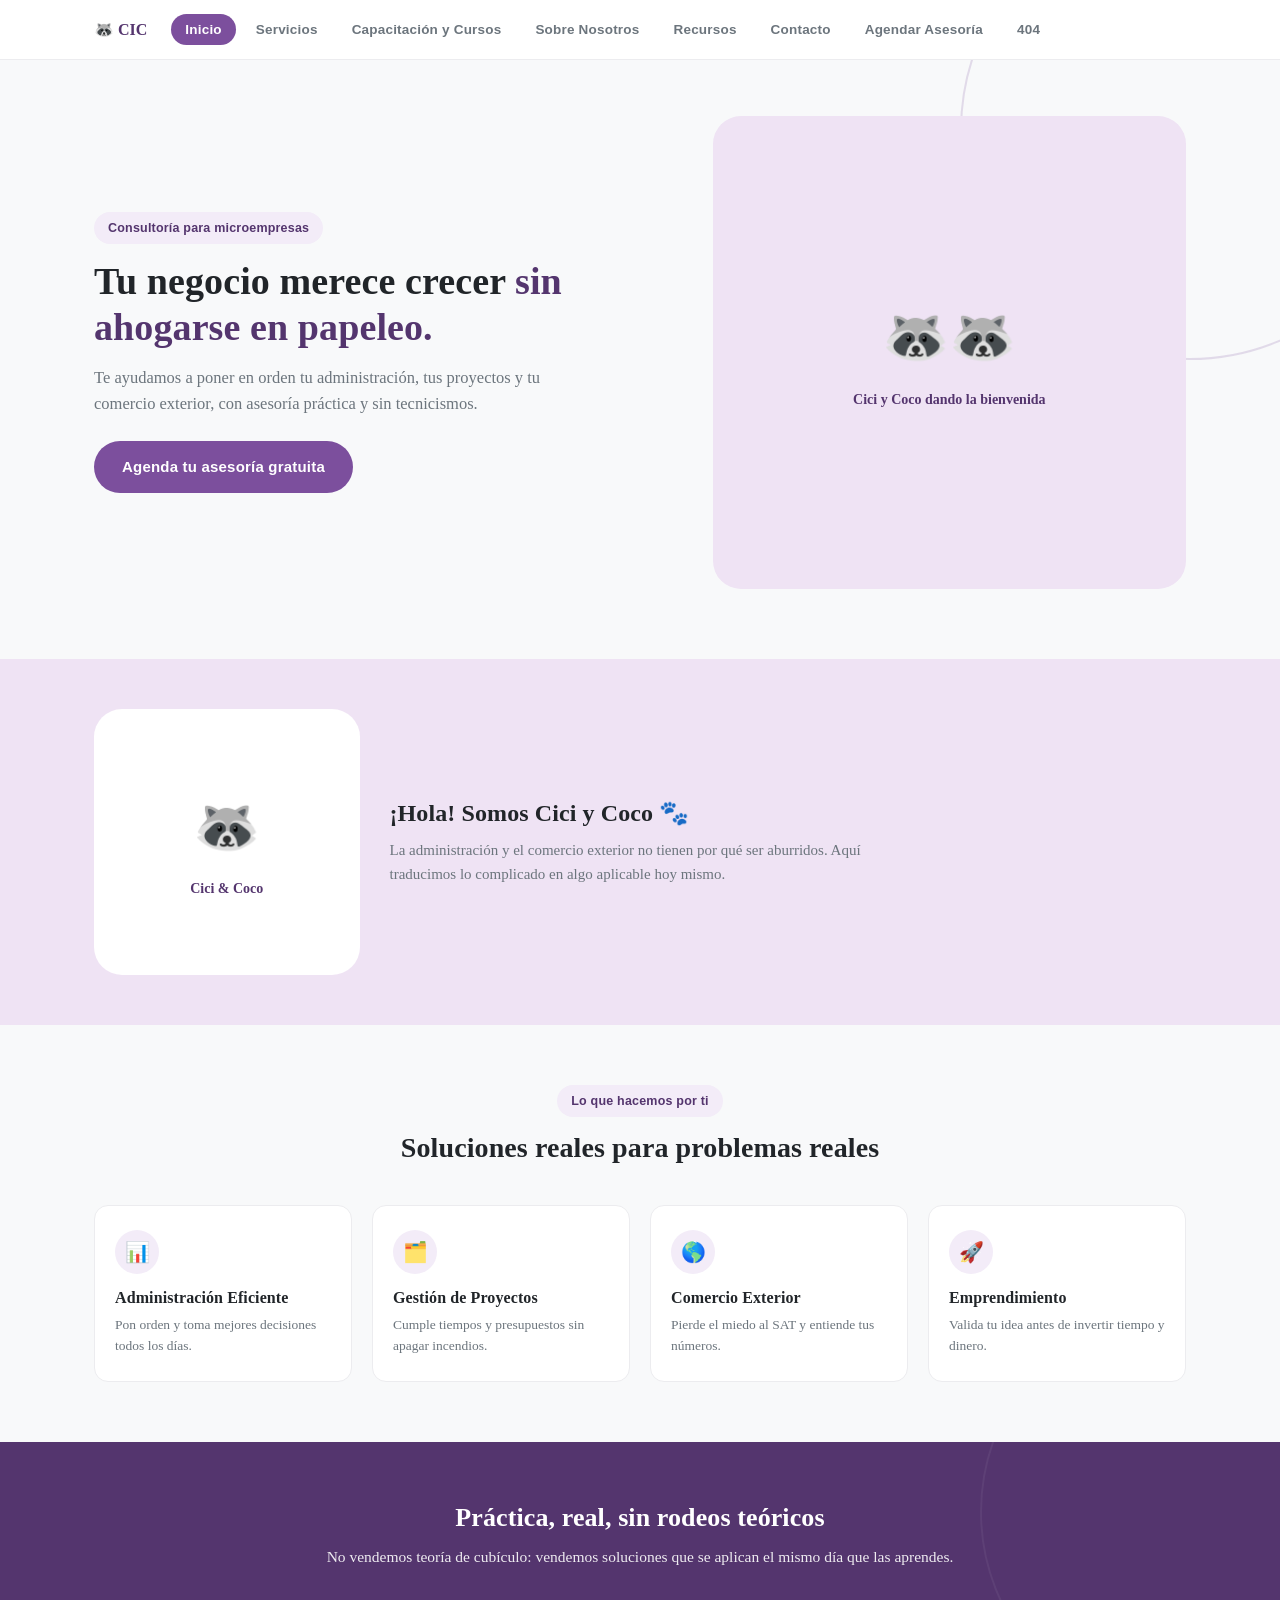
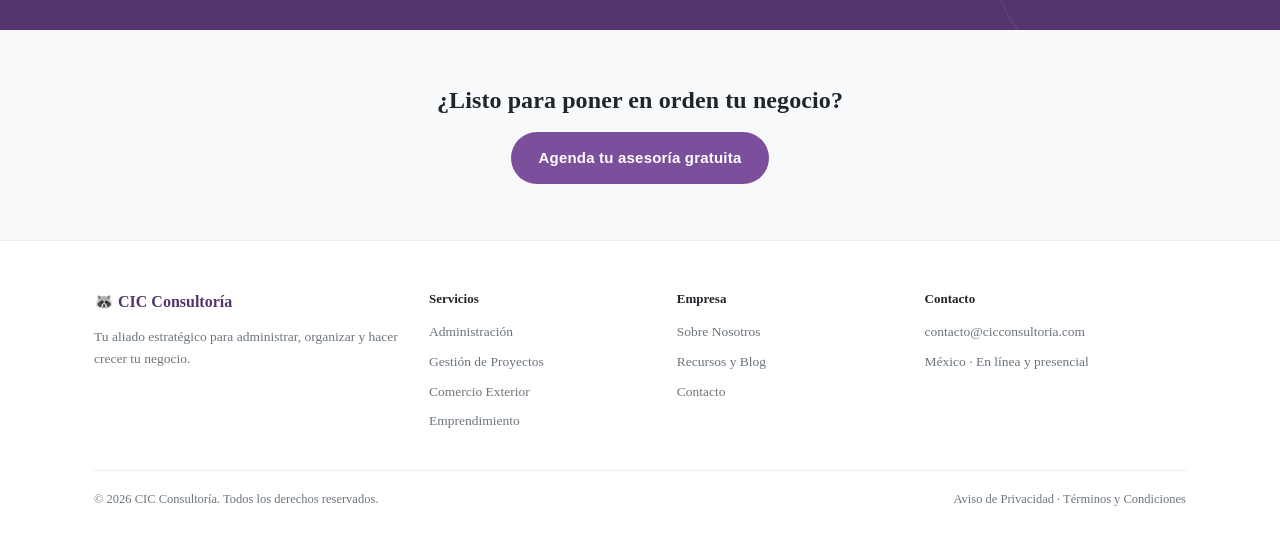
<file: cic-site-mockup-v3.html>
<!DOCTYPE html>
<html lang="es">
<head>
<meta charset="UTF-8">
<meta name="viewport" content="width=device-width, initial-scale=1.0">
<title>CIC Consultoría — Mockup del Sitio</title>
<style>
  :root{
    --bg: #F8F9FA;
    --bg-alt: #EFE3F4;
    --ink: #212529;
    --ink-soft: #6C757D;
    --purple: #7C4F9D;
    --purple-deep: #54356E;
    --purple-pale: #F3ECF8;
    --white: #FFFFFF;
    --radius: 14px;
    --border: #ECECEF;
  }
  *{ margin:0; padding:0; box-sizing:border-box; }
  body{ background:var(--bg); color:var(--ink); font-family:Georgia, 'Times New Roman', serif; line-height:1.6; }
  h1,h2,h3{ font-family:Georgia, 'Times New Roman', serif; font-weight:700; line-height:1.22; letter-spacing:0.1px; }
  .btn-primary, .btn-ghost, .nav-cta, .tab, .eyebrow, .level, .tag, .tag-pill, .sello-badge, .lead-card .tag-pill{
    font-family:'Helvetica Neue', Arial, sans-serif !important;
    letter-spacing:0.2px;
  }
  a{ text-decoration:none; }
  .wrap{ max-width:1140px; margin:0 auto; padding:0 24px; }

  /* TOP TABS (simulan navegación entre páginas del sitio) */
  .tabbar{ position:sticky; top:0; background:var(--white); border-bottom:1px solid var(--border); z-index:50; }
  .tabbar .wrap{ display:flex; align-items:center; gap:6px; padding:14px 24px; overflow-x:auto; }
  .tabbar .brand{ font-family:Georgia, serif; font-weight:700; color:var(--purple-deep); margin-right:18px; white-space:nowrap; }
  .tab{ background:none; border:none; font-family:'Helvetica Neue', Arial, sans-serif; font-size:13.5px; font-weight:600; color:var(--ink-soft); padding:8px 14px; border-radius:999px; cursor:pointer; white-space:nowrap; }
  .tab:hover{ background:var(--purple-pale); color:var(--purple-deep); }
  .tab.active{ background:var(--purple); color:var(--white); }

  .page{ display:none; }
  .page.active{ display:block; }

  .eyebrow{ display:inline-block; background:var(--purple-pale); color:var(--purple-deep); font-weight:600; font-size:12.5px; padding:6px 14px; border-radius:999px; margin-bottom:14px; }
  .btn-primary{ display:inline-block; background:var(--purple); color:var(--white); font-weight:600; font-size:15px; padding:14px 28px; border-radius:999px; transition:.2s; }
  .btn-primary:hover{ background:var(--purple-deep); }
  .btn-ghost{ display:inline-block; border:1.5px solid var(--purple); color:var(--purple-deep); font-weight:600; font-size:14px; padding:12px 24px; border-radius:999px; }
  .orbit{ position:absolute; border:2px solid var(--purple); border-radius:50%; opacity:.18; pointer-events:none; }

  /* ---------- HOME ---------- */
  .hero{ position:relative; overflow:hidden; padding:56px 0 70px; }
  .hero .wrap{ display:grid; grid-template-columns:1.1fr .9fr; gap:40px; align-items:center; position:relative; z-index:2; }
  .hero h1{ font-size:38px; margin-bottom:14px; }
  .hero h1 span{ color:var(--purple-deep); }
  .hero p.sub{ font-size:16.5px; color:var(--ink-soft); max-width:460px; margin-bottom:24px; }
  .art-box{ position:relative; aspect-ratio:1/1; background:var(--bg-alt); border-radius:28px; display:flex; align-items:center; justify-content:center; text-align:center; }
  .art-box .ph{ color:var(--purple-deep); font-weight:600; font-size:14px; padding:20px; }
  .art-box .emoji{ font-size:54px; margin-bottom:8px; }

  .section{ padding:60px 0; }
  .section-head{ text-align:center; max-width:600px; margin:0 auto 40px; }
  .section-head h2{ font-size:28px; margin-bottom:10px; }
  .section-head p{ color:var(--ink-soft); font-size:15.5px; }

  .grid-4{ display:grid; grid-template-columns:repeat(4,1fr); gap:20px; }
  .card{ background:var(--white); border:1px solid var(--border); border-radius:var(--radius); padding:24px 20px; transition:.2s; }
  .card:hover{ transform:translateY(-3px); box-shadow:0 12px 26px rgba(84,53,110,0.1); }
  .icon-circle{ width:44px;height:44px;border-radius:50%;background:var(--purple-pale);display:flex;align-items:center;justify-content:center;font-size:20px;margin-bottom:14px; }
  .card h3{ font-size:16px; margin-bottom:6px; }
  .card p{ font-size:13.5px; color:var(--ink-soft); }

  .confianza{ background:var(--purple-deep); color:var(--white); padding:60px 0; text-align:center; position:relative; overflow:hidden; }
  .confianza h2{ color:var(--white); font-size:26px; margin-bottom:12px; }
  .confianza p{ max-width:680px; margin:0 auto; opacity:.9; font-size:15.5px; }
  .confianza .orbit{ border-color:rgba(255,255,255,.3); }

  .footer-cta{ padding:56px 0; text-align:center; }
  .footer-cta h2{ font-size:24px; margin-bottom:16px; }

  /* ---------- SERVICIOS DETALLE ---------- */
  .servicio-block{ display:grid; grid-template-columns:.9fr 1.1fr; gap:32px; align-items:center; padding:40px 0; border-bottom:1px solid var(--border); }
  .servicio-block:last-of-type{ border-bottom:none; }
  .servicio-art{ background:var(--bg-alt); border-radius:var(--radius); aspect-ratio:4/3; display:flex; align-items:center; justify-content:center; font-size:42px; }
  .servicio-block h3{ font-size:22px; margin-bottom:10px; }
  .servicio-block .tag{ font-size:12.5px; font-weight:600; color:var(--purple-deep); background:var(--purple-pale); padding:4px 12px; border-radius:999px; display:inline-block; margin-bottom:12px; }
  .benef-list{ list-style:none; margin:14px 0; }
  .benef-list li{ font-size:14.5px; color:var(--ink); margin-bottom:8px; padding-left:22px; position:relative; }
  .benef-list li:before{ content:"✓"; color:var(--purple); position:absolute; left:0; font-weight:700; }
  .para-quien{ font-size:13.5px; color:var(--ink-soft); font-style:italic; }

  .faq-item{ border-bottom:1px solid var(--border); padding:18px 0; }
  .faq-item h4{ font-size:15.5px; margin-bottom:6px; font-family:Georgia, serif; font-weight:600; }
  .faq-item p{ font-size:14px; color:var(--ink-soft); }

  /* ---------- SOBRE NOSOTROS ---------- */
  .historia{ max-width:680px; margin:0 auto; text-align:center; }
  .historia p{ color:var(--ink-soft); font-size:15.5px; margin-bottom:14px; }
  .pillars{ display:grid; grid-template-columns:repeat(3,1fr); gap:20px; margin-top:40px; }
  .pillar{ background:var(--white); border:1px solid var(--border); border-radius:var(--radius); padding:26px 20px; text-align:center; }
  .pillar .num{ font-family:'Helvetica Neue', Arial, sans-serif; font-size:13px; color:var(--purple); font-weight:700; margin-bottom:8px; }
  .pillar h3{ font-size:17px; margin-bottom:8px; }
  .pillar p{ font-size:13.5px; color:var(--ink-soft); }

  .mascot-feature{ background:var(--bg-alt); border-radius:24px; padding:40px; display:grid; grid-template-columns:.7fr 1.3fr; gap:30px; align-items:center; margin-top:50px; }
  .mascot-feature .art-box{ background:var(--white); }
  .mascot-feature h3{ font-size:20px; margin-bottom:10px; }
  .mascot-feature p{ font-size:14.5px; color:var(--ink-soft); }

  /* ---------- RECURSOS / BLOG ---------- */
  .newsletter-banner{ background:var(--purple-deep); color:var(--white); border-radius:var(--radius); padding:34px 30px; display:flex; align-items:center; justify-content:space-between; gap:20px; flex-wrap:wrap; margin-bottom:50px; }
  .newsletter-banner h3{ color:var(--white); font-size:19px; margin-bottom:6px; }
  .newsletter-banner p{ opacity:.9; font-size:14px; }
  .newsletter-banner .btn-primary{ background:var(--white); color:var(--purple-deep); }

  .grid-3{ display:grid; grid-template-columns:repeat(3,1fr); gap:20px; margin-bottom:56px; }
  .lead-card{ background:var(--white); border:1px solid var(--border); border-radius:var(--radius); padding:22px; }
  .lead-card .tag-pill{ font-size:11.5px; font-weight:700; color:var(--purple-deep); background:var(--purple-pale); padding:4px 10px; border-radius:999px; }
  .lead-card h4{ font-size:15px; margin:10px 0 6px; font-family:Georgia, serif; font-weight:700; }
  .lead-card p{ font-size:13px; color:var(--ink-soft); margin-bottom:12px; }
  .lead-card .btn-ghost{ font-size:12.5px; padding:8px 16px; }

  .blog-row{ display:grid; grid-template-columns:repeat(2,1fr); gap:16px; }
  .blog-card{ background:var(--white); border:1px solid var(--border); border-radius:var(--radius); padding:18px 20px; display:flex; align-items:center; gap:14px; }
  .blog-card .dot{ width:36px;height:36px;border-radius:50%;background:var(--purple-pale); flex-shrink:0; display:flex; align-items:center; justify-content:center; color:var(--purple-deep); font-weight:700; font-size:13px; }
  .blog-card h4{ font-size:14px; font-family:Georgia, serif; font-weight:600; }

  /* ---------- CONTACTO ---------- */
  .contacto-grid{ display:grid; grid-template-columns:1fr 1fr; gap:40px; }
  .form-mock{ background:var(--white); border:1px solid var(--border); border-radius:var(--radius); padding:30px; }
  .field{ margin-bottom:16px; }
  .field label{ font-size:13px; font-weight:600; color:var(--ink); display:block; margin-bottom:6px; }
  .field .input-mock{ height:42px; border:1px solid var(--border); border-radius:8px; background:var(--bg); }
  .field textarea.input-mock{ height:80px; }
  .info-side{ display:flex; flex-direction:column; gap:18px; justify-content:center; }
  .info-row{ display:flex; align-items:center; gap:12px; font-size:14.5px; color:var(--ink-soft); }
  .info-row .ico{ width:38px;height:38px;border-radius:50%;background:var(--purple-pale); display:flex; align-items:center; justify-content:center; font-size:16px; }

  /* ---------- AGENDAR ---------- */
  .progress{ display:flex; align-items:center; gap:8px; margin-bottom:32px; max-width:500px; }
  .progress .step{ flex:1; height:6px; border-radius:999px; background:var(--border); }
  .progress .step.done{ background:var(--purple); }
  .agendar-card{ background:var(--white); border:1px solid var(--border); border-radius:var(--radius); padding:32px; max-width:560px; }
  .opt-row{ border:1.5px solid var(--border); border-radius:10px; padding:14px 16px; margin-bottom:10px; font-size:14.5px; display:flex; align-items:center; gap:10px; cursor:pointer; }
  .opt-row.selected{ border-color:var(--purple); background:var(--purple-pale); color:var(--purple-deep); font-weight:600; }
  .confirm-box{ background:var(--bg-alt); border-radius:var(--radius); padding:30px; text-align:center; max-width:480px; margin:24px auto 0; }
  .confirm-box .emoji{ font-size:40px; }

  /* ---------- 404 ---------- */
  .page-404{ min-height:60vh; display:flex; align-items:center; justify-content:center; text-align:center; }
  .page-404 .art-box{ width:220px; height:220px; margin:0 auto 24px; }
  .page-404 h1{ font-size:28px; margin-bottom:10px; }
  .page-404 p{ color:var(--ink-soft); font-size:15px; margin-bottom:22px; max-width:380px; margin-left:auto; margin-right:auto; }

  /* ---------- FOOTER ---------- */
  footer.site-footer{ background:var(--white); border-top:1px solid var(--border); padding:48px 0 24px; }
  .footer-grid{ display:grid; grid-template-columns:1.4fr 1fr 1fr 1.2fr; gap:30px; margin-bottom:30px; }
  .footer-grid h5{ font-size:13px; font-weight:700; color:var(--ink); margin-bottom:12px; }
  .footer-grid p, .footer-grid a{ font-size:13.5px; color:var(--ink-soft); display:block; margin-bottom:8px; }
  .footer-bottom{ border-top:1px solid var(--border); padding-top:18px; display:flex; justify-content:space-between; font-size:12.5px; color:var(--ink-soft); flex-wrap:wrap; gap:10px; }

  @media (max-width:860px){
    .hero .wrap, .servicio-block, .pillars, .grid-4, .grid-3, .blog-row, .contacto-grid, .mascot-feature, .footer-grid{ grid-template-columns:1fr; }
  }

  /* ---------- CURSOS — BLOQUE 1: APRENDE A TU RITMO ---------- */
  .cursos-block1{ padding:60px 0; background:var(--white); }
  .cursos-block1 .block-head{ display:grid; grid-template-columns:.5fr 1.5fr; gap:30px; align-items:center; margin-bottom:40px; }
  .course-grid{ display:grid; grid-template-columns:repeat(3,1fr); gap:20px; }
  .course-card{ background:var(--white); border:1px solid var(--border); border-radius:var(--radius); padding:22px; }
  .course-card .level{ font-size:11.5px; font-weight:700; color:var(--purple-deep); background:var(--purple-pale); padding:4px 10px; border-radius:999px; display:inline-block; margin-bottom:10px; }
  .course-card h4{ font-size:16px; margin-bottom:8px; }
  .course-card p{ font-size:13.5px; color:var(--ink-soft); margin-bottom:14px; }
  .course-card .price{ font-size:12px; color:var(--ink-soft); margin-top:8px; display:block; }
  .coco-quote{ background:var(--purple-pale); border-radius:var(--radius); padding:22px 26px; margin-top:36px; display:flex; align-items:center; gap:16px; }
  .coco-quote .emoji{ font-size:34px; }
  .coco-quote p{ font-style:italic; color:var(--purple-deep); font-size:15px; }

  /* ---------- AGENDA DE CURSOS ---------- */
  .agenda-wrap{ margin-top:50px; }
  .agenda-head{ display:flex; align-items:center; justify-content:space-between; margin-bottom:18px; flex-wrap:wrap; gap:10px; }
  .agenda-head h3{ font-size:19px; }
  .agenda-note{ font-family:'Helvetica Neue', Arial, sans-serif; font-size:12.5px; color:var(--ink-soft); }
  .agenda-list{ display:flex; flex-direction:column; gap:12px; }
  .agenda-row{ display:grid; grid-template-columns:110px 1.6fr 1fr 1fr auto; gap:16px; align-items:center; background:var(--white); border:1px solid var(--border); border-radius:12px; padding:16px 20px; }
  .agenda-date{ font-family:'Helvetica Neue', Arial, sans-serif; text-align:center; background:var(--purple-pale); border-radius:10px; padding:8px 6px; }
  .agenda-date .day{ font-size:19px; font-weight:700; color:var(--purple-deep); display:block; }
  .agenda-date .month{ font-size:11px; color:var(--purple-deep); text-transform:uppercase; letter-spacing:.5px; }
  .agenda-course h4{ font-size:15.5px; margin-bottom:3px; }
  .agenda-course span{ font-family:'Helvetica Neue', Arial, sans-serif; font-size:12px; color:var(--ink-soft); }
  .agenda-meta{ font-family:'Helvetica Neue', Arial, sans-serif; font-size:13px; color:var(--ink-soft); }
  .agenda-spots{ font-family:'Helvetica Neue', Arial, sans-serif; font-size:12.5px; font-weight:600; }
  .agenda-spots.low{ color:#B0473E; }
  .agenda-spots.ok{ color:#3E8E5B; }
  .btn-small{ font-family:'Helvetica Neue', Arial, sans-serif !important; font-size:13px; padding:9px 18px; background:var(--purple); color:var(--white); border-radius:999px; white-space:nowrap; }
  .btn-small:hover{ background:var(--purple-deep); }
  @media (max-width:760px){
    .agenda-row{ grid-template-columns:1fr; text-align:left; }
    .agenda-date{ width:70px; }
  }

  /* ---------- MODAL DE INSCRIPCIÓN ---------- */
  .modal-overlay{ position:fixed; inset:0; background:rgba(33,37,41,0.55); display:none; align-items:center; justify-content:center; z-index:200; padding:20px; }
  .modal-overlay.show{ display:flex; }
  .modal-box{ background:var(--white); border-radius:16px; max-width:480px; width:100%; max-height:88vh; overflow-y:auto; padding:30px; position:relative; }
  .modal-close{ position:absolute; top:16px; right:18px; font-family:'Helvetica Neue', Arial, sans-serif; font-size:20px; color:var(--ink-soft); cursor:pointer; background:none; border:none; }
  .modal-summary{ background:var(--purple-pale); border-radius:10px; padding:14px 16px; margin-bottom:20px; }
  .modal-summary h4{ font-size:15.5px; margin-bottom:4px; }
  .modal-summary span{ font-family:'Helvetica Neue', Arial, sans-serif; font-size:12.5px; color:var(--purple-deep); }
  .modal-section-title{ font-family:'Helvetica Neue', Arial, sans-serif; font-size:12px; font-weight:700; text-transform:uppercase; letter-spacing:.6px; color:var(--ink-soft); margin:18px 0 10px; }
  .field-row{ display:grid; grid-template-columns:1fr 1fr; gap:10px; }
  .modal-total{ display:flex; justify-content:space-between; align-items:center; font-family:'Helvetica Neue', Arial, sans-serif; padding:14px 0; border-top:1px solid var(--border); margin-top:10px; font-size:15px; font-weight:700; }
  .modal-total span.amount{ color:var(--purple-deep); font-size:18px; }
  .modal-legal{ font-family:'Helvetica Neue', Arial, sans-serif; font-size:11.5px; color:var(--ink-soft); margin-top:10px; }
  .success-state{ text-align:center; padding:10px 0; }
  .success-state .emoji{ font-size:42px; }
  .success-state h4{ font-size:18px; margin:10px 0 6px; }
  .success-state p{ font-size:13.5px; color:var(--ink-soft); font-family:'Helvetica Neue', Arial, sans-serif; }

  /* ---------- CURSOS — BLOQUE 2: IMPULSA TU EQUIPO ---------- */
  .cursos-block2{ padding:64px 0; background:#F4F2F6; border-top:1px solid var(--border); }
  .cursos-block2 .block-head{ display:grid; grid-template-columns:.5fr 1.5fr; gap:30px; align-items:center; margin-bottom:36px; }
  .benef-empresa{ list-style:none; margin:18px 0; }
  .benef-empresa li{ font-size:15px; margin-bottom:12px; padding-left:24px; position:relative; }
  .benef-empresa li:before{ content:"✓"; color:var(--purple-deep); font-weight:700; position:absolute; left:0; }
  .empresa-grid{ display:grid; grid-template-columns:1.2fr .8fr; gap:36px; align-items:start; }
  .cotiza-box{ background:var(--white); border:1px solid var(--border); border-radius:var(--radius); padding:26px; }
  .cotiza-box h4{ font-size:16px; margin-bottom:14px; }
  .cici-quote{ background:var(--white); border-left:3px solid var(--purple-deep); padding:18px 22px; margin-top:24px; border-radius:0 10px 10px 0; }
  .cici-quote p{ font-style:italic; color:var(--ink); font-size:14.5px; }

  /* ---------- SELLO DE METODOLOGÍA ---------- */
  .metodologia-box{ background:#F1F1F2; border-radius:var(--radius); padding:30px 34px; margin-top:50px; }
  .metodologia-box h3{ font-size:18px; margin-bottom:10px; }
  .metodologia-box p{ font-size:14px; color:var(--ink-soft); max-width:760px; }
  .sello-badge{ display:inline-flex; align-items:center; gap:8px; background:#EFEFEF; border:1px solid #DCDCDC; border-radius:999px; padding:8px 16px; font-size:12.5px; color:var(--ink-soft); margin-top:14px; }

</style>
</head>
<body>

  <!-- TABS DE NAVEGACIÓN (simulan páginas del sitio) -->
  <div class="tabbar">
    <div class="wrap">
      <span class="brand">🦝 CIC</span>
      <button class="tab active" onclick="showPage('home',this)">Inicio</button>
      <button class="tab" onclick="showPage('servicios',this)">Servicios</button>
      <button class="tab" onclick="showPage('cursos',this)">Capacitación y Cursos</button>
      <button class="tab" onclick="showPage('sobre',this)">Sobre Nosotros</button>
      <button class="tab" onclick="showPage('recursos',this)">Recursos</button>
      <button class="tab" onclick="showPage('contacto',this)">Contacto</button>
      <button class="tab" onclick="showPage('agendar',this)">Agendar Asesoría</button>
      <button class="tab" onclick="showPage('p404',this)">404</button>
    </div>
  </div>

  <!-- ============ HOME ============ -->
  <div class="page active" id="page-home">
    <section class="hero">
      <div class="orbit" style="width:460px;height:460px;top:-160px;right:-140px;"></div>
      <div class="wrap">
        <div>
          <span class="eyebrow">Consultoría para microempresas</span>
          <h1>Tu negocio merece crecer <span>sin ahogarse en papeleo.</span></h1>
          <p class="sub">Te ayudamos a poner en orden tu administración, tus proyectos y tu comercio exterior, con asesoría práctica y sin tecnicismos.</p>
          <a class="btn-primary">Agenda tu asesoría gratuita</a>
        </div>
        <div class="art-box"><div class="ph"><div class="emoji">🦝🦝</div>Cici y Coco dando la bienvenida</div></div>
      </div>
    </section>

    <section class="section" style="background:var(--bg-alt); padding:50px 0;">
      <div class="wrap" style="display:grid; grid-template-columns:.5fr 1.5fr; gap:30px; align-items:center;">
        <div class="art-box" style="background:var(--white); aspect-ratio:1/1;"><div class="ph"><div class="emoji">🦝</div>Cici &amp; Coco</div></div>
        <div>
          <h2 style="font-size:24px; margin-bottom:10px;">¡Hola! Somos Cici y Coco 🐾</h2>
          <p style="color:var(--ink-soft); font-size:15px; max-width:520px;">La administración y el comercio exterior no tienen por qué ser aburridos. Aquí traducimos lo complicado en algo aplicable hoy mismo.</p>
        </div>
      </div>
    </section>

    <section class="section">
      <div class="wrap">
        <div class="section-head">
          <span class="eyebrow">Lo que hacemos por ti</span>
          <h2>Soluciones reales para problemas reales</h2>
        </div>
        <div class="grid-4">
          <div class="card"><div class="icon-circle">📊</div><h3>Administración Eficiente</h3><p>Pon orden y toma mejores decisiones todos los días.</p></div>
          <div class="card"><div class="icon-circle">🗂️</div><h3>Gestión de Proyectos</h3><p>Cumple tiempos y presupuestos sin apagar incendios.</p></div>
          <div class="card"><div class="icon-circle">🌎</div><h3>Comercio Exterior</h3><p>Pierde el miedo al SAT y entiende tus números.</p></div>
          <div class="card"><div class="icon-circle">🚀</div><h3>Emprendimiento</h3><p>Valida tu idea antes de invertir tiempo y dinero.</p></div>
        </div>
      </div>
    </section>

    <section class="confianza">
      <div class="orbit" style="width:420px;height:420px;top:-140px;right:-120px;"></div>
      <div class="wrap">
        <h2>Práctica, real, sin rodeos teóricos</h2>
        <p>No vendemos teoría de cubículo: vendemos soluciones que se aplican el mismo día que las aprendes.</p>
      </div>
    </section>

    <section class="footer-cta">
      <div class="wrap">
        <h2>¿Listo para poner en orden tu negocio?</h2>
        <a class="btn-primary">Agenda tu asesoría gratuita</a>
      </div>
    </section>
  </div>

  <!-- ============ SERVICIOS ============ -->
  <div class="page" id="page-servicios">
    <section class="section">
      <div class="wrap">
        <div class="section-head">
          <span class="eyebrow">Servicios</span>
          <h2>Esto es lo que resuelve tu día a día</h2>
          <p>No es una lista de materias escolares. Es lo que tu negocio necesita hoy.</p>
        </div>

        <div class="servicio-block">
          <div class="servicio-art">📊</div>
          <div>
            <span class="tag">Administración y Procesos</span>
            <h3>De apagar incendios a tener el control</h3>
            <ul class="benef-list">
              <li>Orden real para delegar sin miedo a que todo se caiga.</li>
              <li>Control del dinero: sabrás cuánto entra, sale y queda.</li>
              <li>Tiempo recuperado para enfocarte en crecer.</li>
            </ul>
            <p class="para-quien">Para dueños de microempresas que sienten que trabajan para su negocio, no con él.</p>
          </div>
        </div>

        <div class="servicio-block">
          <div class="servicio-art">🗂️</div>
          <div>
            <span class="tag">Gestión de Proyectos</span>
            <h3>De la idea a resultados, sin perder el control</h3>
            <ul class="benef-list">
              <li>Claridad de objetivos: qué, cuándo y quién.</li>
              <li>Tiempos realistas, sin promesas optimistas.</li>
              <li>Presupuestos bajo control, sin sorpresas.</li>
            </ul>
            <p class="para-quien">Para quienes necesitan lanzar un proyecto con fecha límite.</p>
          </div>
        </div>

        <div class="servicio-block">
          <div class="servicio-art">🌎</div>
          <div>
            <span class="tag">Comercio Exterior y Contabilidad</span>
            <h3>Pierde el miedo al SAT y abre tu negocio al mundo</h3>
            <ul class="benef-list">
              <li>Primeros pasos seguros para importar o exportar.</li>
              <li>Contabilidad básica que sí entiendes.</li>
              <li>Visión de crecimiento hacia nuevos mercados.</li>
            </ul>
            <p class="para-quien">Para negocios que quieren expandirse o entender su situación fiscal.</p>
          </div>
        </div>

        <div class="servicio-block">
          <div class="servicio-art">🚀</div>
          <div>
            <span class="tag">Emprendimiento y Validación</span>
            <h3>No gastes tu dinero en una idea sin probar</h3>
            <ul class="benef-list">
              <li>Validación real antes de invertir en grande.</li>
              <li>Decisiones con datos, no con corazonadas.</li>
              <li>Menor riesgo financiero desde el inicio.</li>
            </ul>
            <p class="para-quien">Para quienes están por lanzar (o relanzar) un negocio.</p>
          </div>
        </div>

        <div style="margin-top:50px;">
          <h3 style="font-size:20px; margin-bottom:10px;">Preguntas frecuentes</h3>
          <div class="faq-item"><h4>¿Son accesibles para microempresas?</h4><p>Sí, diseñamos opciones para distintos presupuestos. Tu primera asesoría es gratuita.</p></div>
          <div class="faq-item"><h4>¿Necesito experiencia previa?</h4><p>Para nada, explicamos todo en lenguaje claro y práctico.</p></div>
          <div class="faq-item"><h4>¿Funcionan para negocios muy pequeños?</h4><p>Sí, son nuestro público principal.</p></div>
          <div class="faq-item"><h4>¿En qué formato son las sesiones?</h4><p>En línea o presenciales, individuales o grupales.</p></div>
        </div>
      </div>
    </section>
  </div>

  <!-- ============ SOBRE NOSOTROS ============ -->
  <div class="page" id="page-sobre">
    <section class="section">
      <div class="wrap">
        <div class="section-head">
          <span class="eyebrow">Sobre Nosotros</span>
          <h2>El aliado que tu negocio necesita</h2>
        </div>
        <div class="historia">
          <p>CIC Consultoría nace para ser el aliado estratégico que las microempresas necesitan, hablando en su mismo idioma y con herramientas 100% aplicables.</p>
          <p>Sin letra chiquita, sin hacerte sentir pequeño por no saber algo.</p>
        </div>

        <div class="pillars">
          <div class="pillar"><div class="num">01</div><h3>Claridad</h3><p>Decimos las cosas como son, sin tecnicismos innecesarios.</p></div>
          <div class="pillar"><div class="num">02</div><h3>Pragmatismo</h3><p>Herramientas que se usan hoy, no que se archivan.</p></div>
          <div class="pillar"><div class="num">03</div><h3>Crecimiento Sostenible</h3><p>Bases sólidas, sin atajos que exploten después.</p></div>
        </div>

        <div class="mascot-feature">
          <div class="art-box"><div class="ph"><div class="emoji">🦝🦝</div>Cici y Coco</div></div>
          <div>
            <span class="tag" style="background:var(--white);">Supervisores de Contenido y Dinamismo</span>
            <h3>Conoce a Cici y Coco</h3>
            <p>Vigilan que nada de lo que hacemos suene aburrido, rígido o innecesariamente complicado. Cero rollos sin sentido.</p>
          </div>
        </div>

        <div class="metodologia-box">
          <h3>Metodología con Estándar Nacional</h3>
          <p>En CIC Consultoría, cada curso, taller y proceso de consultoría se diseña bajo un riguroso método instruccional: objetivos de aprendizaje claros, contenidos estructurados por niveles de competencia y evaluación constante de resultados. Nuestra estructura pedagógica está alineada con las mejores prácticas y estándares de calidad reconocidos a nivel nacional en materia de capacitación y desarrollo de competencias laborales en México.</p>
          <div class="sello-badge">🛡️ Diseño instruccional alineado con los más altos estándares de calidad en capacitación a nivel nacional.</div>
        </div>
      </div>
    </section>
  </div>

  <!-- ============ CAPACITACIÓN Y CURSOS ============ -->
  <div class="page" id="page-cursos">

    <!-- BLOQUE 1: APRENDE A TU RITMO -->
    <section class="cursos-block1">
      <div class="wrap">
        <div class="block-head">
          <div class="art-box" style="aspect-ratio:1/1;"><div class="ph"><div class="emoji">🎒</div>Coco con su laptop</div></div>
          <div>
            <span class="eyebrow">Para principiantes y emprendedores</span>
            <h2 style="font-size:26px; margin-bottom:10px;">Tu primer paso en el mundo real</h2>
            <p style="color:var(--ink-soft); font-size:15px; max-width:560px;">Olvídate de los cursos eternos y llenos de teoría. Aquí aprendes lo esencial, a tu ritmo, con herramientas listas para usar desde la primera clase. Precios accesibles, cero miedo a sentirte perdido.</p>
          </div>
        </div>

        <div class="course-grid">
          <div class="course-card">
            <span class="level">Nivel: Principiante</span>
            <h4>Administración para no administradores</h4>
            <p>Organiza las finanzas de tu negocio y toma mejores decisiones, sin estudiar contabilidad.</p>
            <a class="btn-ghost">Ver más detalles</a>
            <span class="price">Desde $XXX MXN</span>
          </div>
          <div class="course-card">
            <span class="level">Nivel: Principiante</span>
            <h4>Importa tu primer producto desde cero</h4>
            <p>Los pasos reales para traer tu primer producto del extranjero, sin perderte en trámites.</p>
            <a class="btn-ghost">Ver más detalles</a>
            <span class="price">Desde $XXX MXN</span>
          </div>
          <div class="course-card">
            <span class="level">Nivel: Principiante</span>
            <h4>Finanzas personales para emprendedores</h4>
            <p>Separa tus finanzas personales de las del negocio y construye hábitos que se sostienen.</p>
            <a class="btn-ghost">Ver más detalles</a>
            <span class="price">Desde $XXX MXN</span>
          </div>
        </div>

        <div class="agenda-wrap">
          <div class="agenda-head">
            <h3>Próximas fechas</h3>
            <span class="agenda-note">🦝 Cici y Coco actualizan esta agenda cada semana — vuelve seguido por nuevas fechas.</span>
          </div>
          <div class="agenda-list">
            <div class="agenda-row">
              <div class="agenda-date"><span class="day">14</span><span class="month">Jul</span></div>
              <div class="agenda-course"><h4>Administración para no administradores</h4><span>Curso en línea · 4 sesiones</span></div>
              <div class="agenda-meta">Lun y Mié · 6:00 PM</div>
              <div class="agenda-spots ok">12 lugares disponibles</div>
              <a class="btn-small" onclick="openRegister('Administración para no administradores','14 Jul · Lun y Mié, 6:00 PM','750')">Regístrate</a>
            </div>
            <div class="agenda-row">
              <div class="agenda-date"><span class="day">21</span><span class="month">Jul</span></div>
              <div class="agenda-course"><h4>Importa tu primer producto desde cero</h4><span>Curso en línea · 3 sesiones</span></div>
              <div class="agenda-meta">Sábados · 10:00 AM</div>
              <div class="agenda-spots low">3 lugares disponibles</div>
              <a class="btn-small" onclick="openRegister('Importa tu primer producto desde cero','21 Jul · Sábados, 10:00 AM','690')">Regístrate</a>
            </div>
            <div class="agenda-row">
              <div class="agenda-date"><span class="day">04</span><span class="month">Ago</span></div>
              <div class="agenda-course"><h4>Finanzas personales para emprendedores</h4><span>Curso en línea · 2 sesiones</span></div>
              <div class="agenda-meta">Mar y Jue · 7:00 PM</div>
              <div class="agenda-spots ok">20 lugares disponibles</div>
              <a class="btn-small" onclick="openRegister('Finanzas personales para emprendedores','04 Ago · Mar y Jue, 7:00 PM','590')">Regístrate</a>
            </div>
          </div>
        </div>

        <div class="coco-quote">
          <div class="emoji">🦝</div>
          <p>"Anímate, todos empezamos sin saber. Lo importante es dar el primer paso." — Coco</p>
        </div>
      </div>
    </section>

    <!-- BLOQUE 2: IMPULSA TU EQUIPO -->
    <section class="cursos-block2">
      <div class="wrap">
        <div class="block-head">
          <div class="art-box" style="aspect-ratio:1/1; background:var(--white);"><div class="ph"><div class="emoji">📋</div>Cici con su carpeta y gafete</div></div>
          <div>
            <span class="eyebrow" style="background:var(--white);">Capacitación In-Company</span>
            <h2 style="font-size:26px; margin-bottom:10px;">Soluciones a medida para empresas en crecimiento</h2>
            <p style="color:var(--ink-soft); font-size:15px; max-width:600px;">Adaptamos nuestros módulos de Administración, Gestión de Proyectos y Comercio Exterior a las necesidades específicas de tu industria, tu equipo y tus objetivos de negocio. Nada genérico — solo lo que tu empresa realmente necesita.</p>
          </div>
        </div>

        <div class="empresa-grid">
          <div>
            <ul class="benef-empresa">
              <li><strong>Estandarización de procesos:</strong> todo tu equipo con los mismos criterios y herramientas.</li>
              <li><strong>Actualización fiscal y comercial:</strong> tu personal al día con cambios normativos y de comercio exterior.</li>
              <li><strong>Optimización de tiempos:</strong> menos errores operativos, más eficiencia en cada área.</li>
            </ul>
            <div class="cici-quote">
              <p>"Cuando un equipo está bien capacitado, todo el negocio avanza distinto." — Cici</p>
            </div>
          </div>
          <div class="cotiza-box">
            <h4>Solicita una propuesta personalizada para tu equipo</h4>
            <div class="field"><label>Nombre</label><div class="input-mock"></div></div>
            <div class="field"><label>Empresa</label><div class="input-mock"></div></div>
            <div class="field"><label>No. de personas a capacitar</label><div class="input-mock"></div></div>
            <a class="btn-primary" style="width:100%; text-align:center;">Solicitar propuesta</a>
          </div>
        </div>
      </div>
    </section>
  </div>

  <!-- ============ RECURSOS ============ -->
  <div class="page" id="page-recursos">
    <section class="section">
      <div class="wrap">
        <div class="section-head">
          <span class="eyebrow">Recursos y Blog</span>
          <h2>Herramientas y aprendizaje para tu negocio</h2>
        </div>

        <div class="newsletter-banner">
          <div>
            <h3>Tu negocio, un paso más organizado cada semana</h3>
            <p>Suscríbete y recibe recursos gratuitos directo en tu correo.</p>
          </div>
          <a class="btn-primary">Quiero mis recursos gratis</a>
        </div>

        <div class="grid-3">
          <div class="lead-card"><span class="tag-pill">EXCEL GRATIS</span><h4>Control de Gastos para Negocios que Empiezan</h4><p>Plantilla simple para saber a dónde se va tu dinero cada mes.</p><a class="btn-ghost">Descargar</a></div>
          <div class="lead-card"><span class="tag-pill">CHECKLIST</span><h4>¿Tu Idea de Negocio es Viable?</h4><p>Responde estas preguntas antes de invertir tiempo y dinero.</p><a class="btn-ghost">Descargar</a></div>
          <div class="lead-card"><span class="tag-pill">GUÍA</span><h4>Primeros Pasos para Exportar sin Miedo al SAT</h4><p>Requisitos legales y fiscales esenciales, explicados simple.</p><a class="btn-ghost">Descargar</a></div>
        </div>

        <h3 style="font-size:19px; margin-bottom:16px;">Del blog</h3>
        <div class="blog-row">
          <div class="blog-card"><div class="dot">01</div><h4>5 señales de que tu negocio necesita organizar su administración</h4></div>
          <div class="blog-card"><div class="dot">02</div><h4>SAT sin miedo: lo que todo dueño de microempresa debería saber</h4></div>
          <div class="blog-card"><div class="dot">03</div><h4>¿Por qué tu negocio no crece aunque trabajes todo el día?</h4></div>
          <div class="blog-card"><div class="dot">04</div><h4>Exportar desde México: 3 errores comunes y cómo evitarlos</h4></div>
        </div>
      </div>
    </section>
  </div>

  <!-- ============ CONTACTO ============ -->
  <div class="page" id="page-contacto">
    <section class="section">
      <div class="wrap">
        <div class="section-head">
          <span class="eyebrow">Contacto</span>
          <h2>Hablemos de tu negocio, sin compromiso</h2>
          <p>No hay preguntas tontas ni negocios "demasiado pequeños". Aquí empezamos por escuchar.</p>
        </div>
        <div class="contacto-grid">
          <div class="form-mock">
            <div class="field"><label>Nombre</label><div class="input-mock"></div></div>
            <div class="field"><label>Correo electrónico</label><div class="input-mock"></div></div>
            <div class="field"><label>WhatsApp / Teléfono</label><div class="input-mock"></div></div>
            <div class="field"><label>¿En qué te ayudamos?</label><div class="input-mock"></div></div>
            <div class="field"><label>Cuéntanos brevemente</label><div class="input-mock" style="height:80px;"></div></div>
            <a class="btn-primary" style="width:100%; text-align:center;">Enviar mensaje</a>
          </div>
          <div class="info-side">
            <div class="info-row"><div class="ico">📧</div> contacto@cicconsultoria.com</div>
            <div class="info-row"><div class="ico">📱</div> WhatsApp directo</div>
            <div class="info-row"><div class="ico">📍</div> Atención en todo México</div>
            <div class="art-box" style="aspect-ratio:16/10;"><div class="ph"><div class="emoji">🦝</div>Cici atendiendo tu mensaje</div></div>
          </div>
        </div>
      </div>
    </section>
  </div>

  <!-- ============ AGENDAR ASESORÍA ============ -->
  <div class="page" id="page-agendar">
    <section class="section">
      <div class="wrap" style="max-width:680px;">
        <span class="eyebrow">Paso 1 de 4</span>
        <h2 style="font-size:24px; margin-bottom:18px;">Cuéntanos qué necesitas</h2>
        <div class="progress">
          <div class="step done"></div><div class="step"></div><div class="step"></div><div class="step"></div>
        </div>
        <div class="agendar-card">
          <div class="opt-row selected">📊 Administración y Procesos</div>
          <div class="opt-row">🗂️ Gestión de Proyectos</div>
          <div class="opt-row">🌎 Comercio Exterior y Contabilidad</div>
          <div class="opt-row">🚀 Emprendimiento y Validación</div>
          <div class="opt-row">🤔 No estoy seguro, necesito orientación</div>
          <a class="btn-primary" style="width:100%; text-align:center; margin-top:10px;">Continuar</a>
        </div>

        <div class="confirm-box">
          <div class="emoji">🎉</div>
          <h3 style="font-size:18px; margin:10px 0 6px;">¡Listo! Tu asesoría está agendada</h3>
          <p style="font-size:14px; color:var(--ink-soft);">Te esperamos el [fecha] a las [hora]. Cici y Coco ya están preparando todo.</p>
        </div>
      </div>
    </section>
  </div>

  <!-- ============ 404 ============ -->
  <div class="page" id="page-404">
    <div class="wrap page-404">
      <div>
        <div class="art-box"><div class="ph"><div class="emoji">🦝🦝</div>Perdidos con un mapa al revés</div></div>
        <h1>¡Uy! Cici y Coco se perdieron buscando esta página…</h1>
        <p>Parece que esta página no existe o se movió. Pero no te preocupes, te ayudamos a volver al camino.</p>
        <a class="btn-primary">Volver al inicio</a>
      </div>
    </div>
  </div>

  <!-- ============ FOOTER (compartido) ============ -->
  <footer class="site-footer">
    <div class="wrap">
      <div class="footer-grid">
        <div>
          <h5 style="color:var(--purple-deep); font-size:16px;">🦝 CIC Consultoría</h5>
          <p>Tu aliado estratégico para administrar, organizar y hacer crecer tu negocio.</p>
        </div>
        <div>
          <h5>Servicios</h5>
          <a>Administración</a><a>Gestión de Proyectos</a><a>Comercio Exterior</a><a>Emprendimiento</a>
        </div>
        <div>
          <h5>Empresa</h5>
          <a>Sobre Nosotros</a><a>Recursos y Blog</a><a>Contacto</a>
        </div>
        <div>
          <h5>Contacto</h5>
          <p>contacto@cicconsultoria.com</p>
          <p>México · En línea y presencial</p>
        </div>
      </div>
      <div class="footer-bottom">
        <span>© 2026 CIC Consultoría. Todos los derechos reservados.</span>
        <span>Aviso de Privacidad · Términos y Condiciones</span>
      </div>
    </div>
  </footer>

  <!-- ============ MODAL DE INSCRIPCIÓN ============ -->
  <div class="modal-overlay" id="register-modal">
    <div class="modal-box">
      <button class="modal-close" onclick="closeRegister()">✕</button>

      <div id="modal-form-state">
        <div class="modal-summary">
          <h4 id="modal-course-title">Curso seleccionado</h4>
          <span id="modal-course-date">Fecha y horario</span>
        </div>

        <div class="modal-section-title">Datos del participante</div>
        <div class="field"><label>Nombre completo</label><input class="input-mock" id="reg-name" style="width:100%; border:1px solid var(--border); border-radius:8px; height:42px; padding:0 12px; font-family:'Helvetica Neue',Arial,sans-serif;"></div>
        <div class="field"><label>Correo electrónico</label><input class="input-mock" id="reg-email" style="width:100%; border:1px solid var(--border); border-radius:8px; height:42px; padding:0 12px; font-family:'Helvetica Neue',Arial,sans-serif;"></div>
        <div class="field"><label>WhatsApp / Teléfono</label><input class="input-mock" id="reg-phone" style="width:100%; border:1px solid var(--border); border-radius:8px; height:42px; padding:0 12px; font-family:'Helvetica Neue',Arial,sans-serif;"></div>

        <div class="modal-section-title">Método de pago</div>
        <div class="field"><label>Número de tarjeta</label><input placeholder="•••• •••• •••• ••••" style="width:100%; border:1px solid var(--border); border-radius:8px; height:42px; padding:0 12px; font-family:'Helvetica Neue',Arial,sans-serif;"></div>
        <div class="field-row">
          <div class="field"><label>Vencimiento</label><input placeholder="MM/AA" style="width:100%; border:1px solid var(--border); border-radius:8px; height:42px; padding:0 12px; font-family:'Helvetica Neue',Arial,sans-serif;"></div>
          <div class="field"><label>CVV</label><input placeholder="123" style="width:100%; border:1px solid var(--border); border-radius:8px; height:42px; padding:0 12px; font-family:'Helvetica Neue',Arial,sans-serif;"></div>
        </div>

        <div class="modal-total">
          <span>Total a pagar</span>
          <span class="amount" id="modal-course-price">$0 MXN</span>
        </div>

        <a class="btn-primary" style="width:100%; text-align:center; display:block;" onclick="confirmRegister()">Confirmar inscripción y pagar</a>
        <p class="modal-legal">Al confirmar, aceptas nuestros Términos y Condiciones y Aviso de Privacidad. Pago procesado de forma segura.</p>
      </div>

      <div id="modal-success-state" class="success-state" style="display:none;">
        <div class="emoji">🎉</div>
        <h4>¡Inscripción confirmada!</h4>
        <p id="modal-success-text">Te esperamos en el curso. Te enviamos los detalles de acceso a tu correo.</p>
      </div>
    </div>
  </div>

<script>
  function showPage(id, btn){
    document.querySelectorAll('.page').forEach(p => p.classList.remove('active'));
    document.getElementById('page-' + id).classList.add('active');
    document.querySelectorAll('.tab').forEach(t => t.classList.remove('active'));
    btn.classList.add('active');
    window.scrollTo({top:0, behavior:'instant'});
  }

  let currentCourse = {};

  function openRegister(title, date, price){
    currentCourse = { title, date, price };
    document.getElementById('modal-course-title').textContent = title;
    document.getElementById('modal-course-date').textContent = date;
    document.getElementById('modal-course-price').textContent = '$' + price + ' MXN';
    document.getElementById('modal-form-state').style.display = 'block';
    document.getElementById('modal-success-state').style.display = 'none';
    document.getElementById('register-modal').classList.add('show');
  }

  function closeRegister(){
    document.getElementById('register-modal').classList.remove('show');
  }

  async function confirmRegister(){
    const name = document.getElementById('reg-name').value || '(sin nombre)';
    const email = document.getElementById('reg-email').value || '(sin correo)';
    const phone = document.getElementById('reg-phone').value || '(sin teléfono)';

    const record = {
      curso: currentCourse.title,
      fecha: currentCourse.date,
      precio: currentCourse.price,
      nombre: name,
      correo: email,
      telefono: phone,
      timestamp: new Date().toISOString()
    };

    try{
      const key = 'inscripcion:' + Date.now();
      await window.storage.set(key, JSON.stringify(record), true);
    }catch(err){
      console.error('No se pudo guardar la inscripción (modo demo):', err);
    }

    document.getElementById('modal-form-state').style.display = 'none';
    document.getElementById('modal-success-state').style.display = 'block';
    document.getElementById('modal-success-text').textContent =
      'Quedaste inscrito en "' + currentCourse.title + '". Te enviamos los detalles de acceso a ' + email + '.';
  }
</script>
</body>
</html>
</file>
